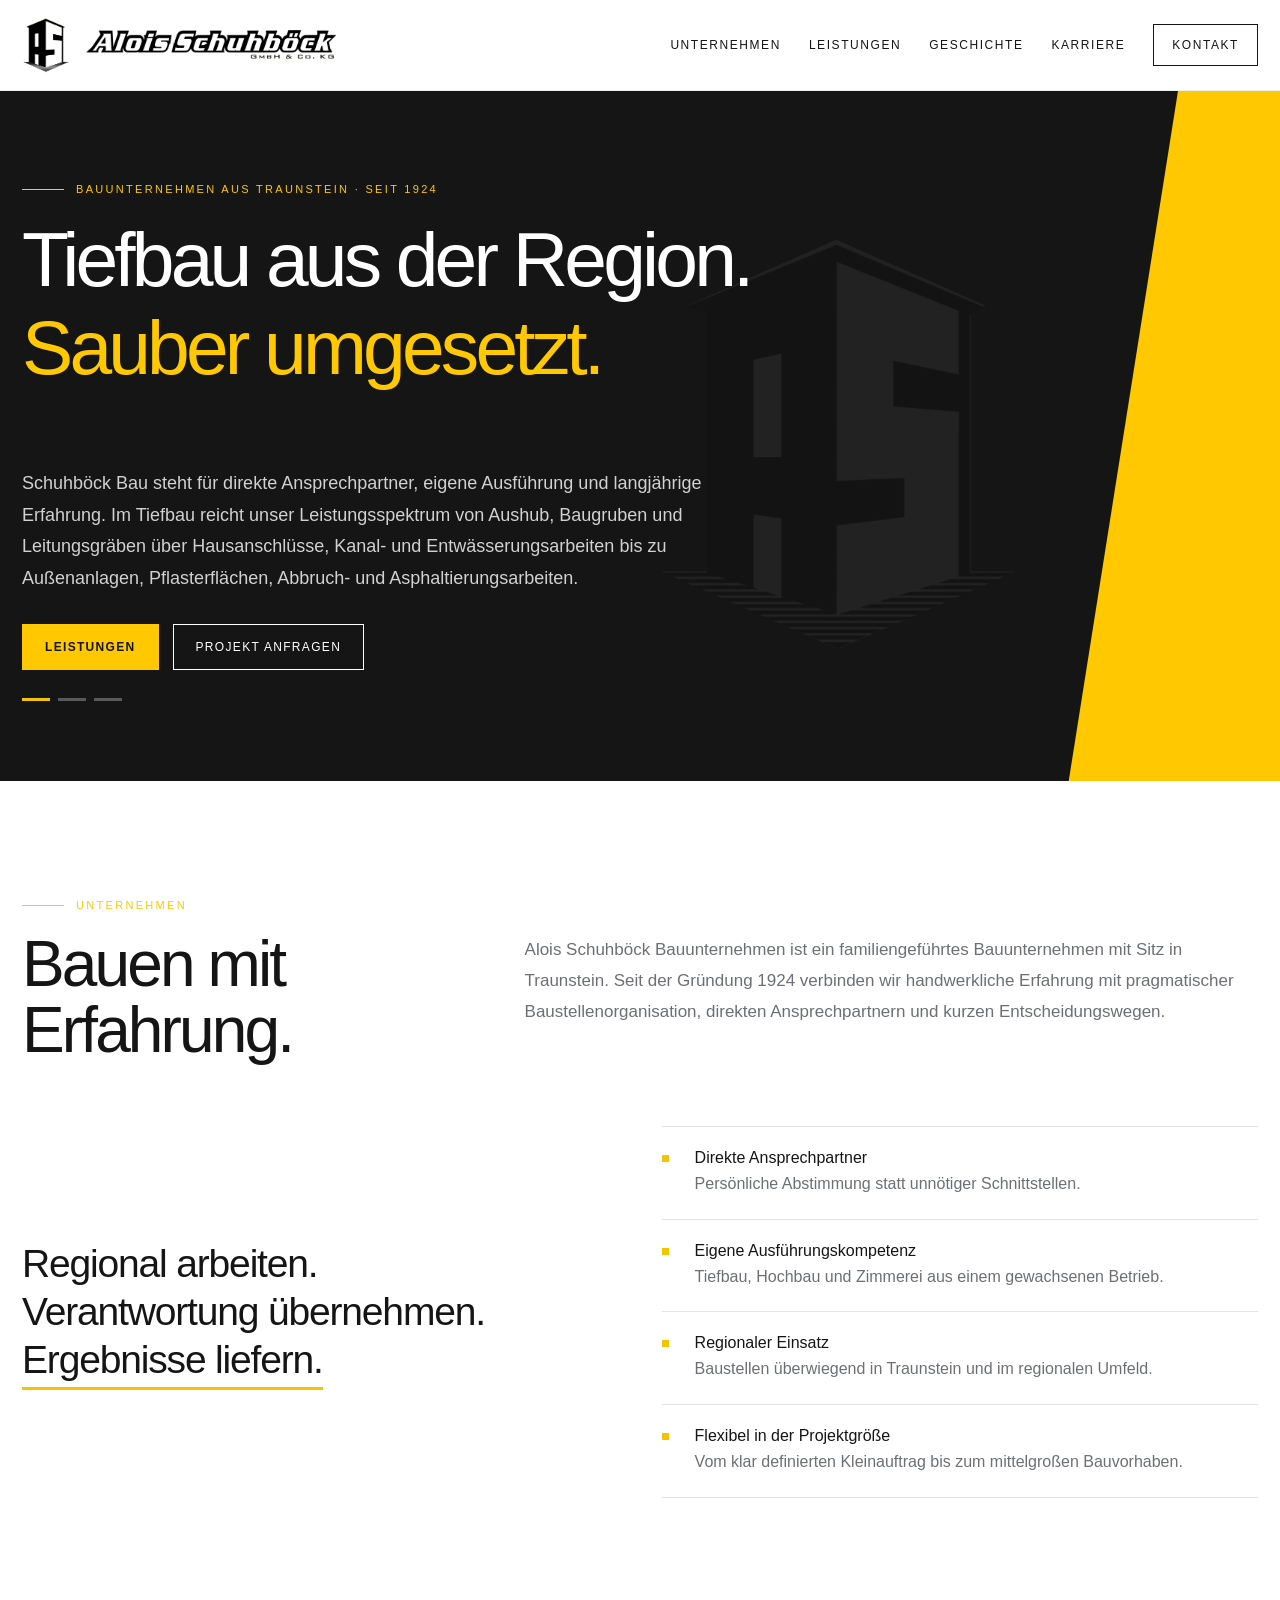
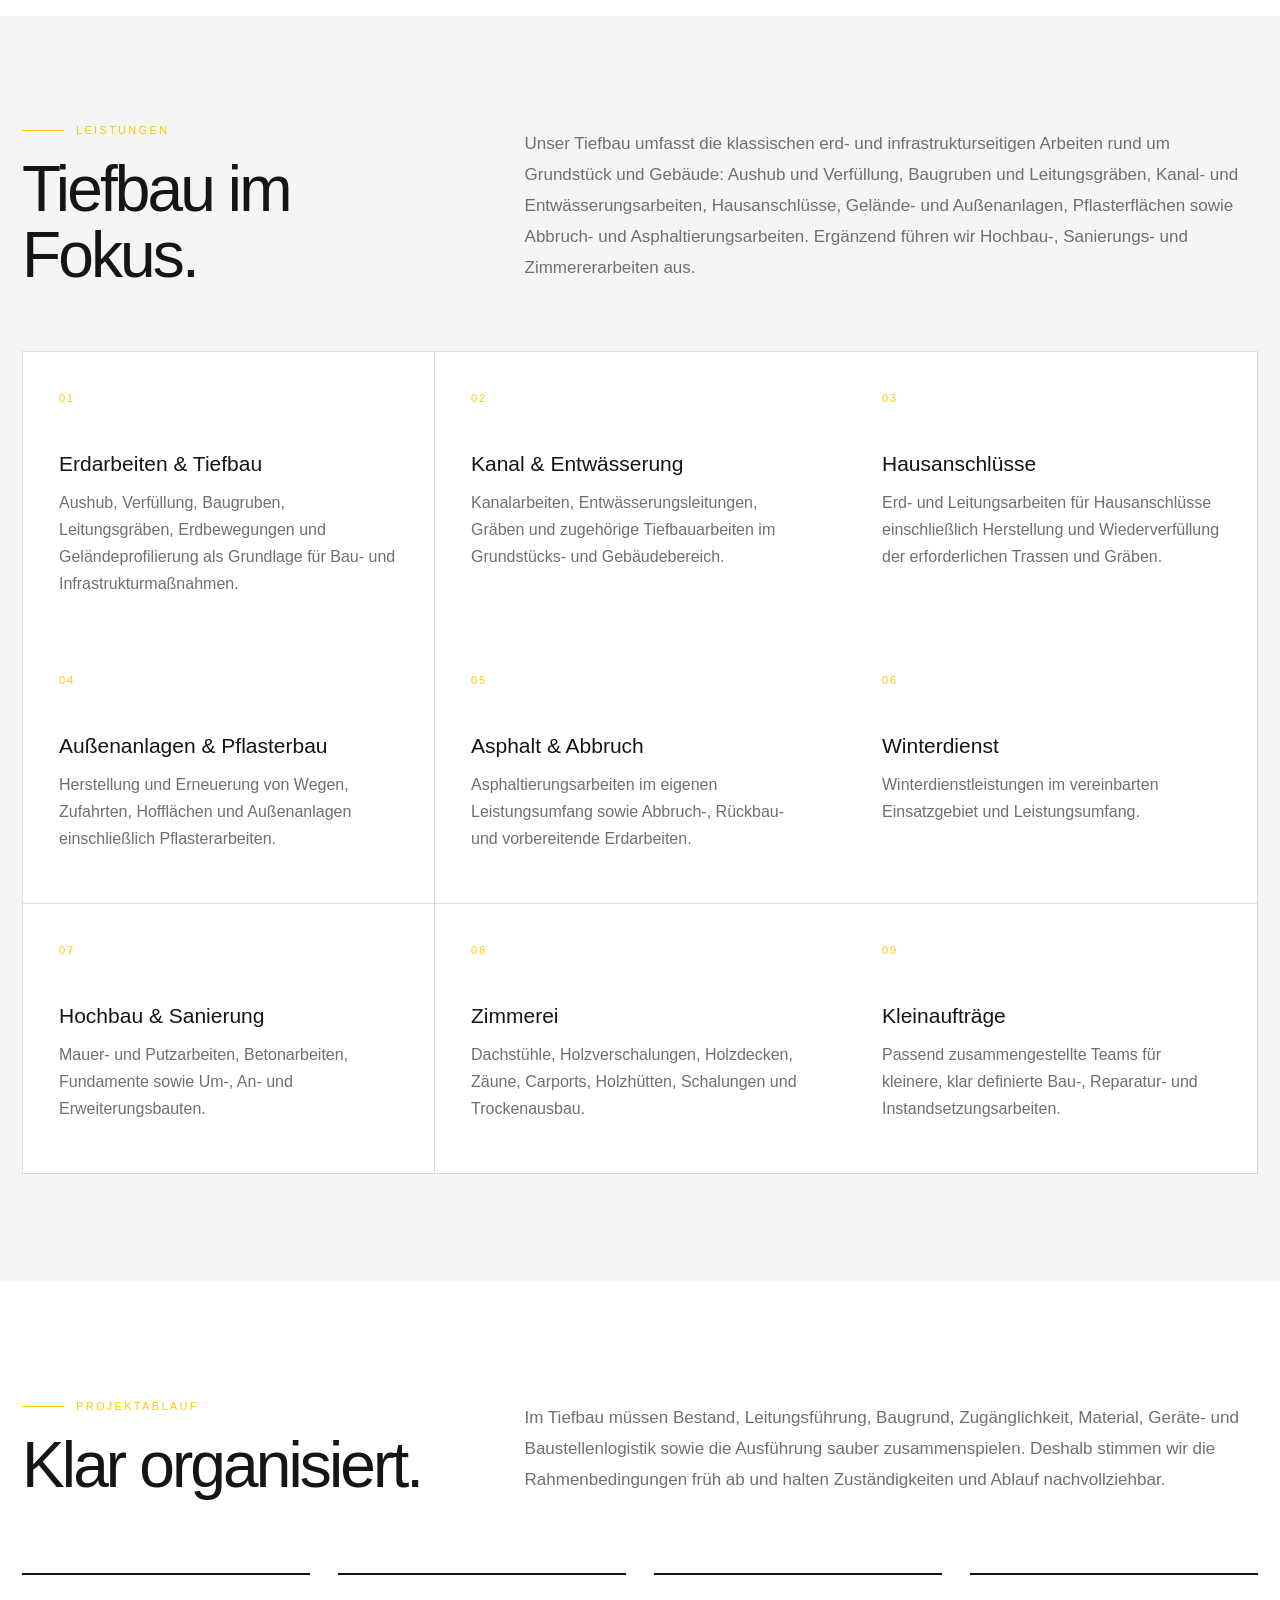
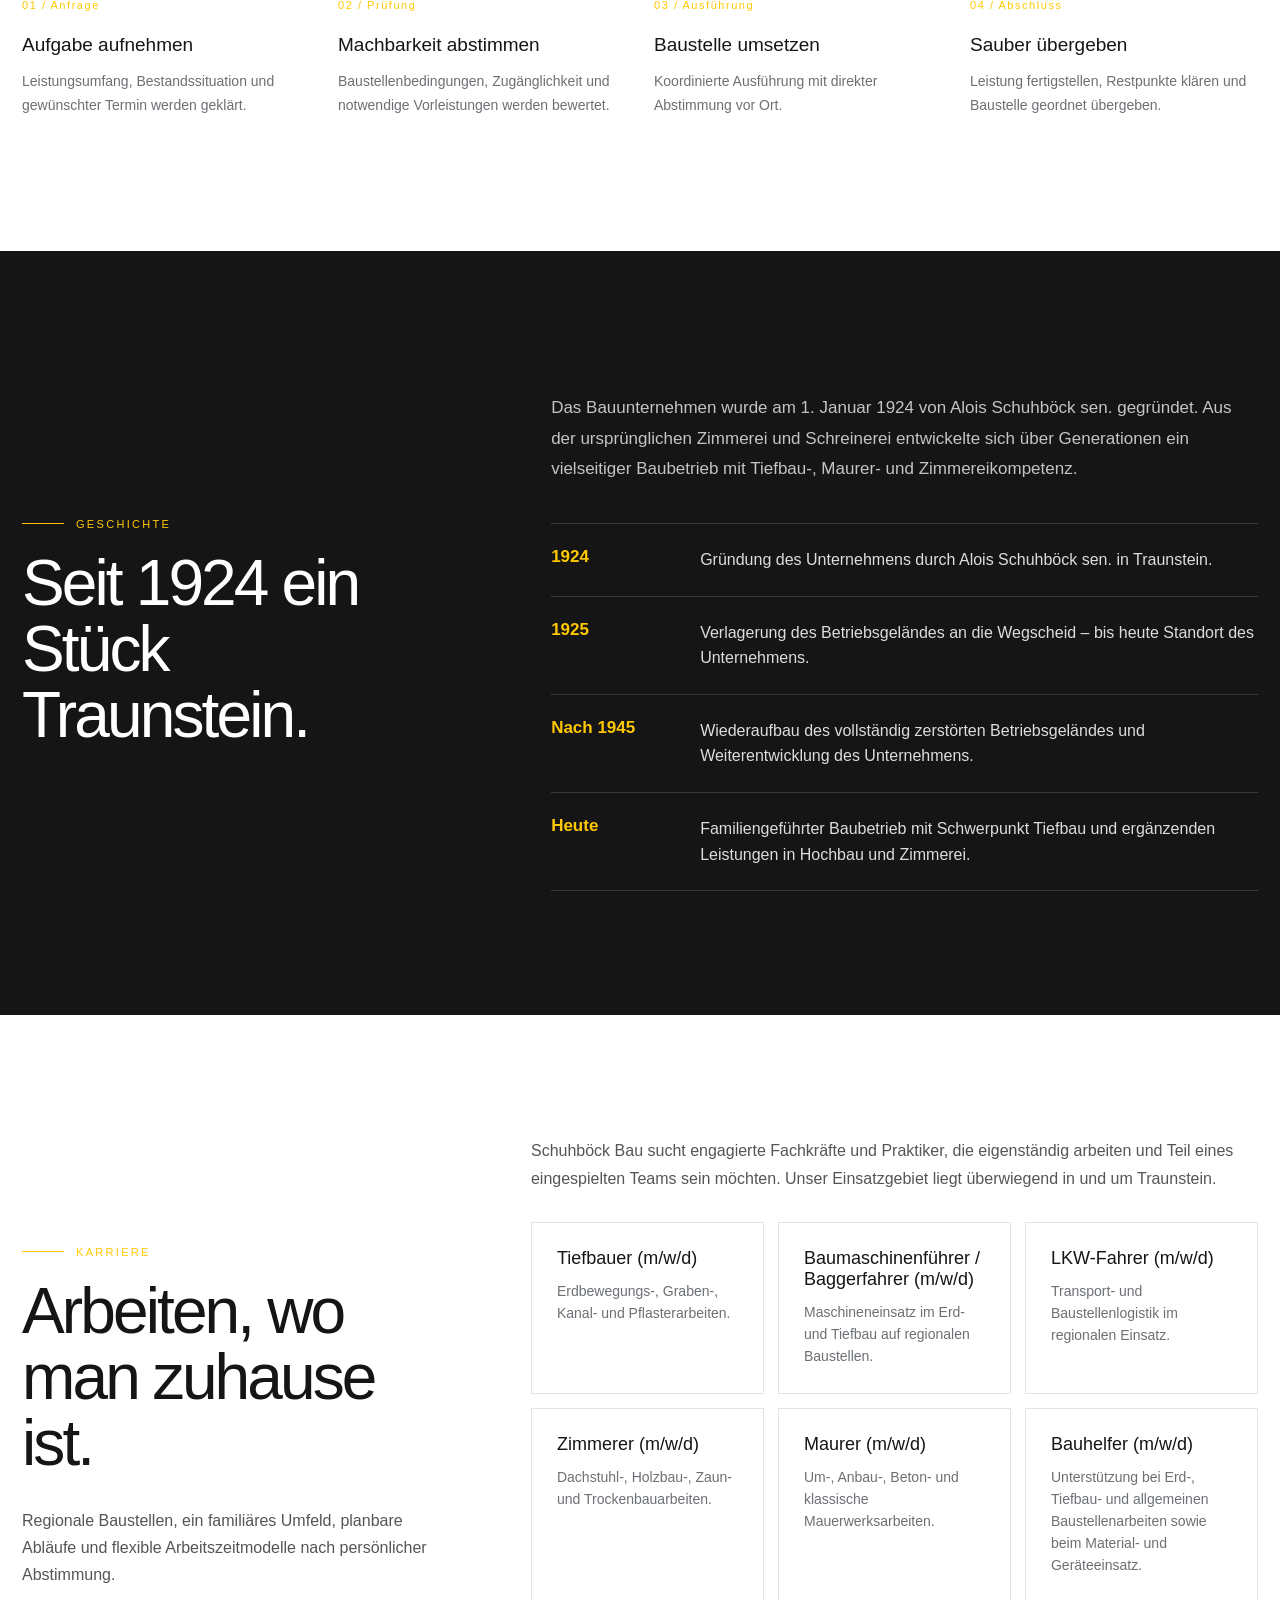
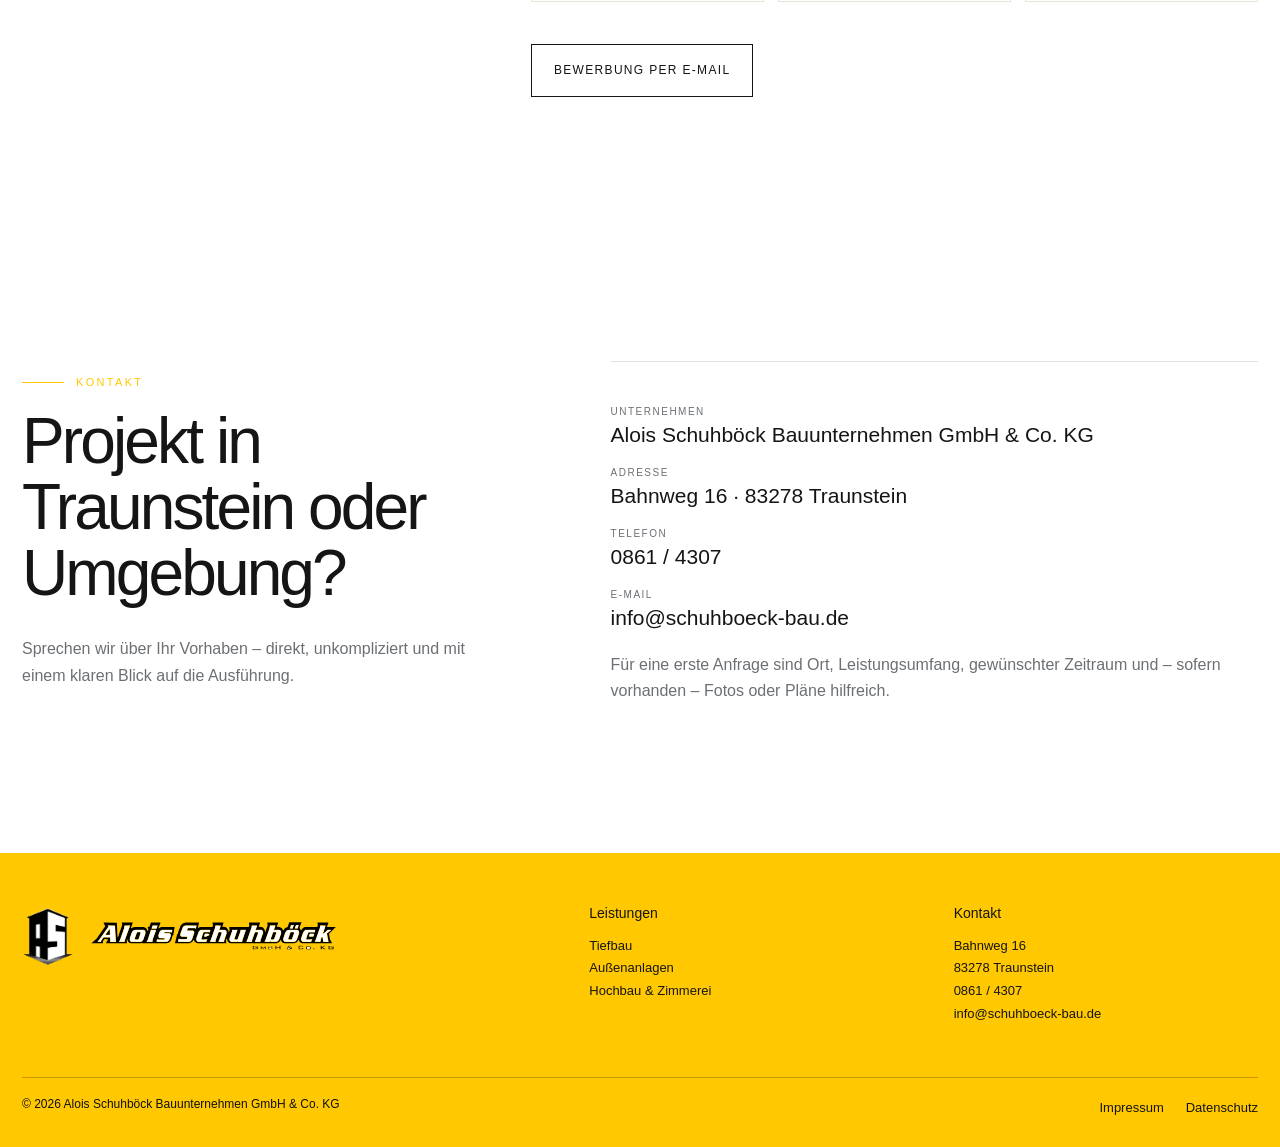
<file: index.html>
<!doctype html>
<html lang="de">
<head>
<meta charset="utf-8">
<meta name="viewport" content="width=device-width,initial-scale=1">
<title>Alois Schuhböck Bauunternehmen | Tiefbau, Hochbau & Zimmerei in Traunstein</title>
<meta name="description" content="Alois Schuhböck Bauunternehmen in Traunstein – Tiefbau, Erdarbeiten, Kanal- und Entwässerungsarbeiten, Hausanschlüsse, Außenanlagen, Pflaster- und Asphaltarbeiten sowie Hochbau, Sanierung und Zimmerei.">
<meta name="robots" content="index,follow">
<link rel="canonical" href="https://www.schuhboeck-bau.de/">
<meta property="og:title" content="Schuhböck Bau | Bauen mit Erfahrung seit 1924">
<meta property="og:description" content="Tiefbau, Hochbau und Zimmerei aus Traunstein – regional, direkt und erfahren.">
<meta property="og:type" content="website">
<meta property="og:url" content="https://www.schuhboeck-bau.de/">
<meta property="og:image" content="https://www.schuhboeck-bau.de/assets/as-mark.png?v=20260828-2">
<meta property="og:image:secure_url" content="https://www.schuhboeck-bau.de/assets/as-mark.png?v=20260828-2">
<meta property="og:image:type" content="image/png">
<meta property="og:image:alt" content="AS – Alois Schuhböck Bauunternehmen">
<meta name="twitter:card" content="summary_large_image">
<meta name="twitter:title" content="Schuhböck Bau | Bauen mit Erfahrung seit 1924">
<meta name="twitter:description" content="Tiefbau, Hochbau und Zimmerei aus Traunstein – regional, direkt und erfahren.">
<meta name="twitter:image" content="https://www.schuhboeck-bau.de/assets/as-mark.png?v=20260828-2">
<link rel="icon" type="image/png" href="assets/favicon.png">
<link rel="stylesheet" href="styles.css">
<style>
.footer-brand::before,.footer-brand::after{display:none!important;content:none!important}.footer-word{display:block!important;visibility:visible!important;opacity:1!important;filter:none!important;width:245px!important;height:auto!important}
</style>
</head>
<body>

<header class="header">
  <div class="wrap nav">
    <a class="brand" href="#top" aria-label="Schuhböck Bau Startseite">
      <img class="brand-mark" src="assets/as-mark.png" alt="">
      <img class="brand-word" src="assets/as-bau-logo.png" alt="Alois Schuhböck GmbH & Co. KG">
    </a>
    <button class="menu-btn" aria-label="Menü öffnen" aria-expanded="false">☰</button>
    <nav class="navlinks">
      <a href="#unternehmen">Unternehmen</a>
      <a href="#leistungen">Leistungen</a>
      <a href="#geschichte">Geschichte</a>
      <a href="#jobs">Karriere</a>
      <a class="nav-cta" href="#kontakt">Kontakt</a>
    </nav>
  </div>
</header>

<main id="top">
<section class="hero">
  <div class="hero-yellow" aria-hidden="true"></div>
  <img class="hero-watermark" src="assets/as-mark.png" alt="" aria-hidden="true">
  <div class="wrap hero-inner">
    <div class="hero-main">
      <div class="eyebrow">Bauunternehmen aus Traunstein · seit 1924</div>

      <div class="hero-title" aria-live="polite">
        <div id="heroPrimary" class="hero-primary">Tiefbau aus der Region.</div>
        <div class="hero-secondary"><span id="typedText"></span><span class="type-cursor" aria-hidden="true"></span></div>
      </div>

      <p class="hero-copy">Schuhböck Bau steht für direkte Ansprechpartner, eigene Ausführung und langjährige Erfahrung. Im Tiefbau reicht unser Leistungsspektrum von Aushub, Baugruben und Leitungsgräben über Hausanschlüsse, Kanal- und Entwässerungsarbeiten bis zu Außenanlagen, Pflasterflächen, Abbruch- und Asphaltierungsarbeiten.</p>

      <div class="actions">
        <a class="btn btn-yellow" href="#leistungen">Leistungen</a>
        <a class="btn btn-ghost" href="#kontakt">Projekt anfragen</a>
      </div>

      <div class="hero-dots" aria-label="Leistungsbereich auswählen">
        <button class="dot is-active" data-slide="0" aria-label="Tiefbau"></button>
        <button class="dot" data-slide="1" aria-label="Hochbau"></button>
        <button class="dot" data-slide="2" aria-label="Zimmerei"></button>
      </div>
    </div>
  </div>
</section>

<section class="section section-balanced" id="unternehmen">
  <div class="wrap">
    <div class="section-head align-middle">
      <div>
        <div class="section-label">Unternehmen</div>
        <h2>Bauen mit Erfahrung.</h2>
      </div>
      <p>Alois Schuhböck Bauunternehmen ist ein familiengeführtes Bauunternehmen mit Sitz in Traunstein. Seit der Gründung 1924 verbinden wir handwerkliche Erfahrung mit pragmatischer Baustellenorganisation, direkten Ansprechpartnern und kurzen Entscheidungswegen.</p>
    </div>
    <div class="split">
      <p class="leadline">Regional arbeiten. Verantwortung übernehmen. <em>Ergebnisse liefern.</em></p>
      <div class="points">
        <div class="point"><i></i><div><b>Direkte Ansprechpartner</b><span>Persönliche Abstimmung statt unnötiger Schnittstellen.</span></div></div>
        <div class="point"><i></i><div><b>Eigene Ausführungskompetenz</b><span>Tiefbau, Hochbau und Zimmerei aus einem gewachsenen Betrieb.</span></div></div>
        <div class="point"><i></i><div><b>Regionaler Einsatz</b><span>Baustellen überwiegend in Traunstein und im regionalen Umfeld.</span></div></div>
        <div class="point"><i></i><div><b>Flexibel in der Projektgröße</b><span>Vom klar definierten Kleinauftrag bis zum mittelgroßen Bauvorhaben.</span></div></div>
      </div>
    </div>
  </div>
</section>

<section class="section soft" id="leistungen">
  <div class="wrap">
    <div class="section-head align-middle">
      <div>
        <div class="section-label">Leistungen</div>
        <h2>Tiefbau im Fokus.</h2>
      </div>
      <p>Unser Tiefbau umfasst die klassischen erd- und infrastrukturseitigen Arbeiten rund um Grundstück und Gebäude: Aushub und Verfüllung, Baugruben und Leitungsgräben, Kanal- und Entwässerungsarbeiten, Hausanschlüsse, Gelände- und Außenanlagen, Pflasterflächen sowie Abbruch- und Asphaltierungsarbeiten. Ergänzend führen wir Hochbau-, Sanierungs- und Zimmererarbeiten aus.</p>
    </div>

    <div class="services">
      <article class="service"><span class="service-no">01</span><h3>Erdarbeiten & Tiefbau</h3><p>Aushub, Verfüllung, Baugruben, Leitungsgräben, Erdbewegungen und Geländeprofilierung als Grundlage für Bau- und Infrastrukturmaßnahmen.</p></article>
      <article class="service"><span class="service-no">02</span><h3>Kanal & Entwässerung</h3><p>Kanalarbeiten, Entwässerungsleitungen, Gräben und zugehörige Tiefbauarbeiten im Grundstücks- und Gebäudebereich.</p></article>
      <article class="service"><span class="service-no">03</span><h3>Hausanschlüsse</h3><p>Erd- und Leitungsarbeiten für Hausanschlüsse einschließlich Herstellung und Wiederverfüllung der erforderlichen Trassen und Gräben.</p></article>
      <article class="service"><span class="service-no">04</span><h3>Außenanlagen & Pflasterbau</h3><p>Herstellung und Erneuerung von Wegen, Zufahrten, Hofflächen und Außenanlagen einschließlich Pflasterarbeiten.</p></article>
      <article class="service"><span class="service-no">05</span><h3>Asphalt & Abbruch</h3><p>Asphaltierungsarbeiten im eigenen Leistungsumfang sowie Abbruch-, Rückbau- und vorbereitende Erdarbeiten.</p></article>
      <article class="service"><span class="service-no">06</span><h3>Winterdienst</h3><p>Winterdienstleistungen im vereinbarten Einsatzgebiet und Leistungsumfang.</p></article>
      <article class="service"><span class="service-no">07</span><h3>Hochbau & Sanierung</h3><p>Mauer- und Putzarbeiten, Betonarbeiten, Fundamente sowie Um-, An- und Erweiterungsbauten.</p></article>
      <article class="service"><span class="service-no">08</span><h3>Zimmerei</h3><p>Dachstühle, Holzverschalungen, Holzdecken, Zäune, Carports, Holzhütten, Schalungen und Trockenausbau.</p></article>
      <article class="service"><span class="service-no">09</span><h3>Kleinaufträge</h3><p>Passend zusammengestellte Teams für kleinere, klar definierte Bau-, Reparatur- und Instandsetzungsarbeiten.</p></article>
    </div>
  </div>
</section>

<section class="section process-section">
  <div class="wrap">
    <div class="section-head align-middle process-head">
      <div>
        <div class="section-label">Projektablauf</div>
        <h2>Klar organisiert.</h2>
      </div>
      <p>Im Tiefbau müssen Bestand, Leitungsführung, Baugrund, Zugänglichkeit, Material, Geräte- und Baustellenlogistik sowie die Ausführung sauber zusammenspielen. Deshalb stimmen wir die Rahmenbedingungen früh ab und halten Zuständigkeiten und Ablauf nachvollziehbar.</p>
    </div>
    <div class="process">
      <div class="step"><small>01 / Anfrage</small><h3>Aufgabe aufnehmen</h3><p>Leistungsumfang, Bestandssituation und gewünschter Termin werden geklärt.</p></div>
      <div class="step"><small>02 / Prüfung</small><h3>Machbarkeit abstimmen</h3><p>Baustellenbedingungen, Zugänglichkeit und notwendige Vorleistungen werden bewertet.</p></div>
      <div class="step"><small>03 / Ausführung</small><h3>Baustelle umsetzen</h3><p>Koordinierte Ausführung mit direkter Abstimmung vor Ort.</p></div>
      <div class="step"><small>04 / Abschluss</small><h3>Sauber übergeben</h3><p>Leistung fertigstellen, Restpunkte klären und Baustelle geordnet übergeben.</p></div>
    </div>
  </div>
</section>

<section class="history" id="geschichte">
  <div class="wrap history-grid">
    <div>
      <div class="section-label">Geschichte</div>
      <h2>Seit 1924 ein Stück Traunstein.</h2>
    </div>
    <div class="history-content">
      <p>Das Bauunternehmen wurde am 1. Januar 1924 von Alois Schuhböck sen. gegründet. Aus der ursprünglichen Zimmerei und Schreinerei entwickelte sich über Generationen ein vielseitiger Baubetrieb mit Tiefbau-, Maurer- und Zimmereikompetenz.</p>
      <div class="timeline">
        <div class="timeline-item"><strong>1924</strong><span>Gründung des Unternehmens durch Alois Schuhböck sen. in Traunstein.</span></div>
        <div class="timeline-item"><strong>1925</strong><span>Verlagerung des Betriebsgeländes an die Wegscheid – bis heute Standort des Unternehmens.</span></div>
        <div class="timeline-item"><strong>Nach 1945</strong><span>Wiederaufbau des vollständig zerstörten Betriebsgeländes und Weiterentwicklung des Unternehmens.</span></div>
        <div class="timeline-item"><strong>Heute</strong><span>Familiengeführter Baubetrieb mit Schwerpunkt Tiefbau und ergänzenden Leistungen in Hochbau und Zimmerei.</span></div>
      </div>
    </div>
  </div>
</section>

<section class="jobs" id="jobs">
  <div class="wrap jobs-grid">
    <div>
      <div class="section-label">Karriere</div>
      <h2>Arbeiten, wo man zuhause ist.</h2>
      <p class="jobs-benefit">Regionale Baustellen, ein familiäres Umfeld, planbare Abläufe und flexible Arbeitszeitmodelle nach persönlicher Abstimmung.</p>
    </div>
    <div class="jobs-content">
      <p>Schuhböck Bau sucht engagierte Fachkräfte und Praktiker, die eigenständig arbeiten und Teil eines eingespielten Teams sein möchten. Unser Einsatzgebiet liegt überwiegend in und um Traunstein.</p>
      <div class="job-cards">
        <div class="job"><h3>Tiefbauer (m/w/d)</h3><p>Erdbewegungs-, Graben-, Kanal- und Pflasterarbeiten.</p></div>
        <div class="job"><h3>Baumaschinenführer / Baggerfahrer (m/w/d)</h3><p>Maschineneinsatz im Erd- und Tiefbau auf regionalen Baustellen.</p></div>
        <div class="job"><h3>LKW-Fahrer (m/w/d)</h3><p>Transport- und Baustellenlogistik im regionalen Einsatz.</p></div>
        <div class="job"><h3>Zimmerer (m/w/d)</h3><p>Dachstuhl-, Holzbau-, Zaun- und Trockenbauarbeiten.</p></div>
        <div class="job"><h3>Maurer (m/w/d)</h3><p>Um-, Anbau-, Beton- und klassische Mauerwerksarbeiten.</p></div>
        <div class="job"><h3>Bauhelfer (m/w/d)</h3><p>Unterstützung bei Erd-, Tiefbau- und allgemeinen Baustellenarbeiten sowie beim Material- und Geräteeinsatz.</p></div>
      </div>
      <p class="job-action"><a class="btn btn-dark" href="mailto:info@schuhboeck-bau.de">Bewerbung per E-Mail</a></p>
    </div>
  </div>
</section>

<section class="contact" id="kontakt">
  <div class="wrap contact-grid">
    <div>
      <div class="section-label">Kontakt</div>
      <h2>Projekt in Traunstein oder Umgebung?</h2>
      <p class="contact-lead">Sprechen wir über Ihr Vorhaben – direkt, unkompliziert und mit einem klaren Blick auf die Ausführung.</p>
    </div>
    <div class="contact-card">
      <small>Unternehmen</small><strong>Alois Schuhböck Bauunternehmen GmbH & Co. KG</strong>
      <small>Adresse</small><strong>Bahnweg 16 · 83278 Traunstein</strong>
      <small>Telefon</small><a href="tel:+498614307">0861 / 4307</a>
      <small>E-Mail</small><a href="mailto:info@schuhboeck-bau.de">info@schuhboeck-bau.de</a>
      <p>Für eine erste Anfrage sind Ort, Leistungsumfang, gewünschter Zeitraum und – sofern vorhanden – Fotos oder Pläne hilfreich.</p>
    </div>
  </div>
</section>
</main>

<footer class="footer">
  <div class="wrap">
    <div class="footer-grid">
      <div class="footer-brand"><img class="footer-mark" src="assets/as-mark.png" alt="AS"><img class="footer-word" src="assets/as-bau-logo-footer-vector.svg" alt="Alois Schuhböck GmbH & Co. KG"></div>
      <div><h4>Leistungen</h4><a href="#leistungen">Tiefbau</a><br><a href="#leistungen">Außenanlagen</a><br><a href="#leistungen">Hochbau & Zimmerei</a></div>
      <div><h4>Kontakt</h4><p>Bahnweg 16<br>83278 Traunstein<br>0861 / 4307<br>info@schuhboeck-bau.de</p></div>
    </div>
    <div class="footer-bottom">
      <span>© <span id="year"></span> Alois Schuhböck Bauunternehmen GmbH & Co. KG</span>
      <div class="footer-links"><a href="impressum.html">Impressum</a><a href="datenschutz.html">Datenschutz</a></div>
    </div>
  </div>
</footer>

<script src="script.js?v=20260828-1"></script>
</body>
</html>
</file>
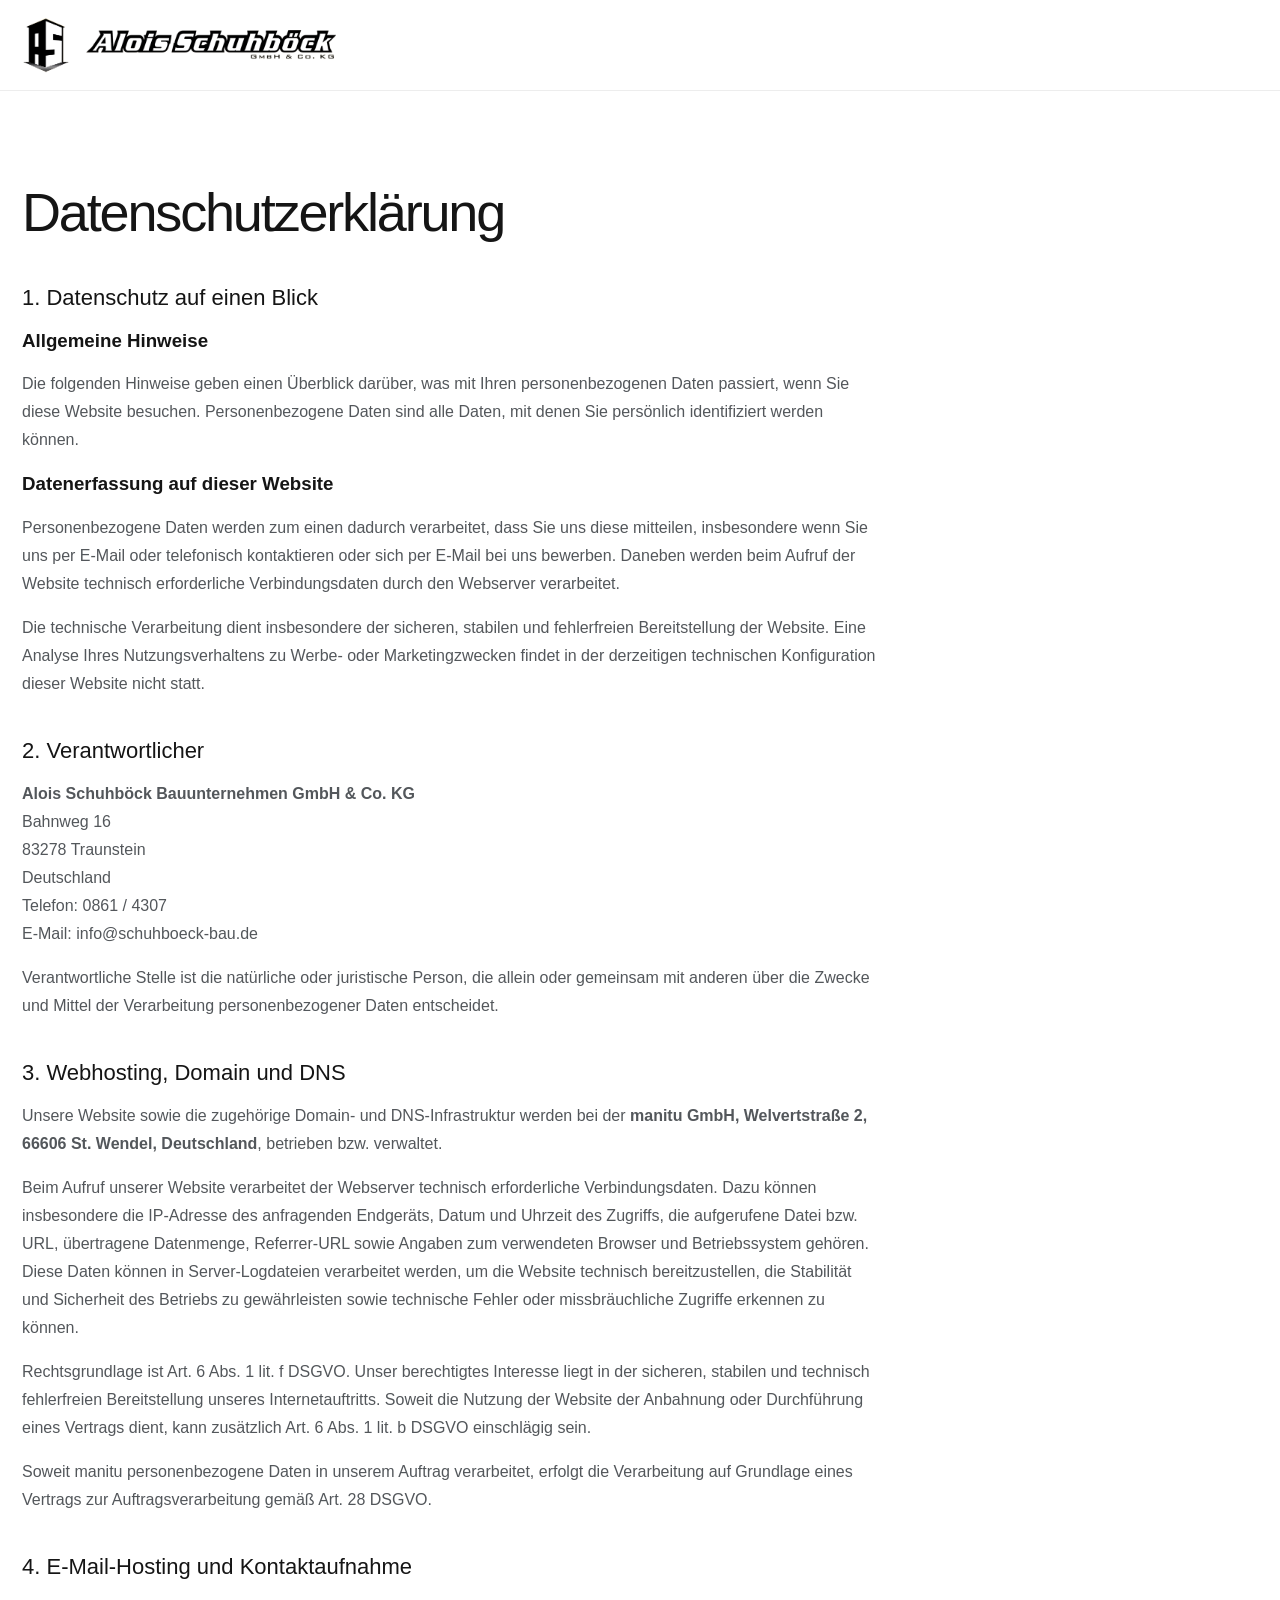
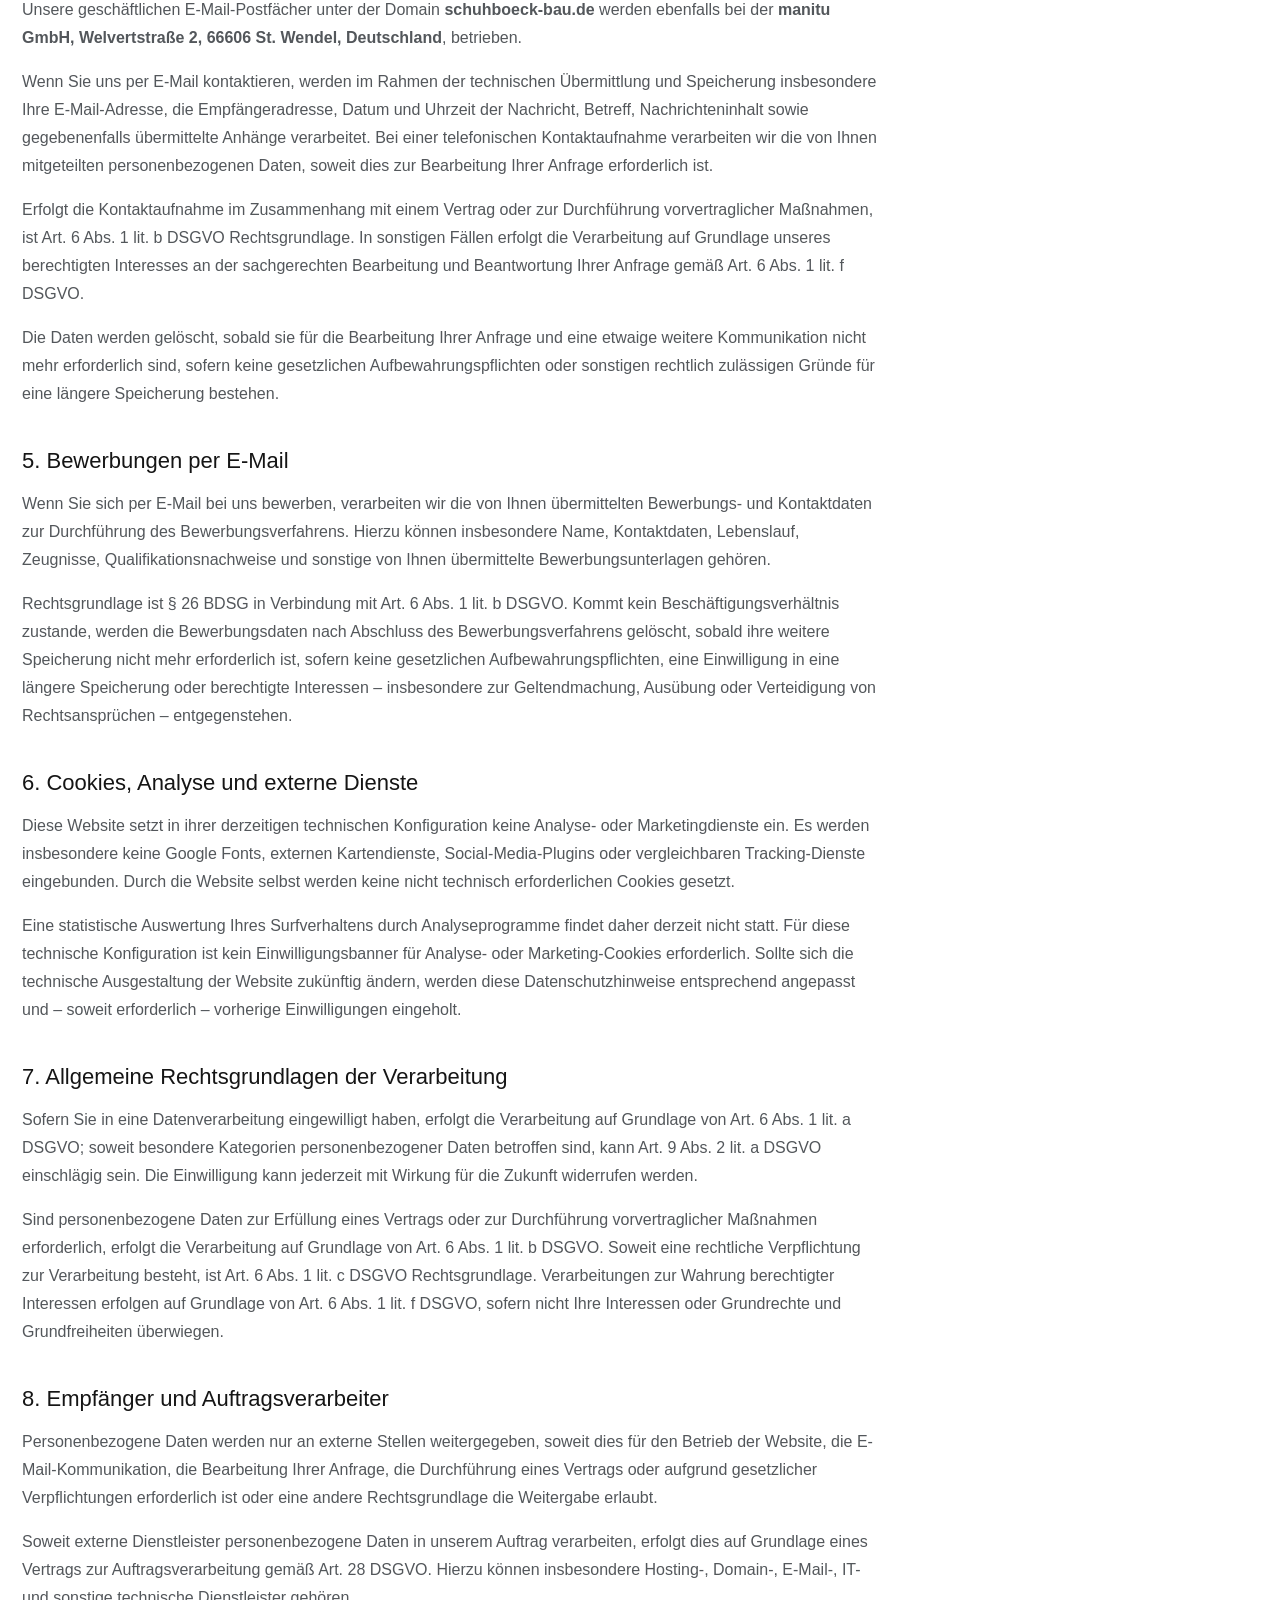
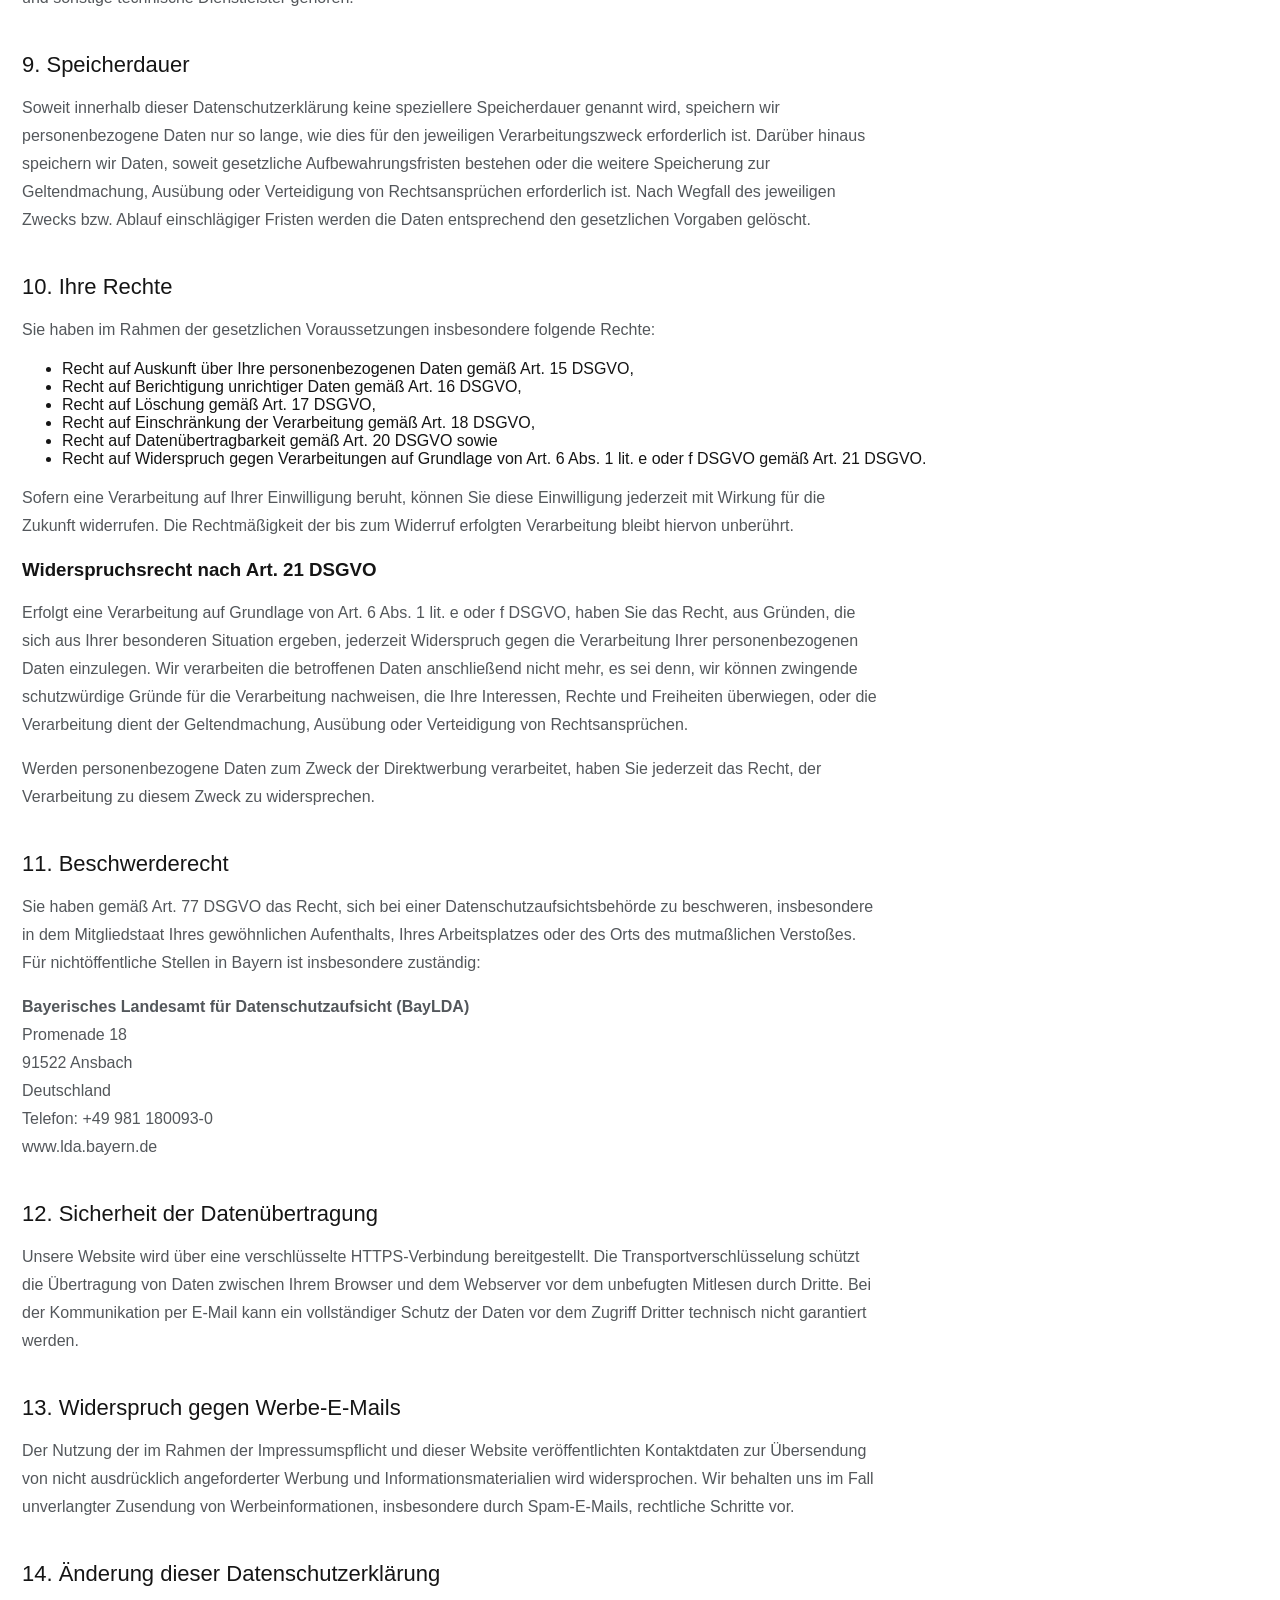
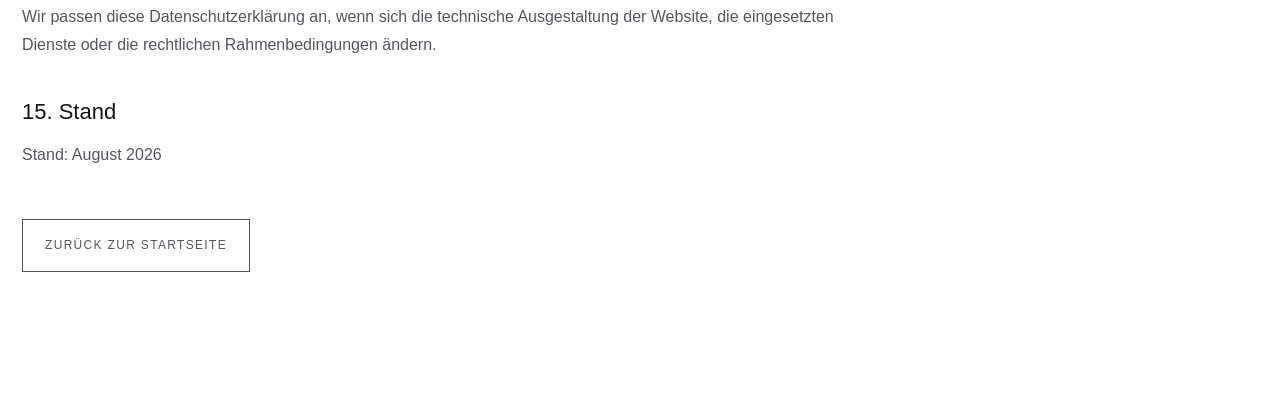
<file: datenschutz.html>
<!doctype html>
<html lang="de">
<head>
<meta charset="utf-8">
<meta name="viewport" content="width=device-width,initial-scale=1">
<title>Datenschutz | Schuhböck Bau</title>
<meta name="robots" content="index,follow">
<link rel="canonical" href="https://www.schuhboeck-bau.de/datenschutz.html">
<link rel="icon" type="image/png" href="assets/favicon.png">
<link rel="stylesheet" href="styles.css">
</head>
<body>
<header class="header"><div class="wrap nav"><a class="brand" href="index.html" aria-label="Zur Startseite"><img class="brand-mark" src="assets/as-mark.png" alt="AS"><img class="brand-word" src="assets/as-bau-logo.png" alt="Alois Schuhböck GmbH & Co. KG"></a></div></header>
<main class="legal"><div class="wrap">
<h1>Datenschutzerklärung</h1>

<h2>1. Datenschutz auf einen Blick</h2>
<h3>Allgemeine Hinweise</h3>
<p>Die folgenden Hinweise geben einen Überblick darüber, was mit Ihren personenbezogenen Daten passiert, wenn Sie diese Website besuchen. Personenbezogene Daten sind alle Daten, mit denen Sie persönlich identifiziert werden können.</p>
<h3>Datenerfassung auf dieser Website</h3>
<p>Personenbezogene Daten werden zum einen dadurch verarbeitet, dass Sie uns diese mitteilen, insbesondere wenn Sie uns per E-Mail oder telefonisch kontaktieren oder sich per E-Mail bei uns bewerben. Daneben werden beim Aufruf der Website technisch erforderliche Verbindungsdaten durch den Webserver verarbeitet.</p>
<p>Die technische Verarbeitung dient insbesondere der sicheren, stabilen und fehlerfreien Bereitstellung der Website. Eine Analyse Ihres Nutzungsverhaltens zu Werbe- oder Marketingzwecken findet in der derzeitigen technischen Konfiguration dieser Website nicht statt.</p>

<h2>2. Verantwortlicher</h2>
<p><strong>Alois Schuhböck Bauunternehmen GmbH &amp; Co. KG</strong><br>Bahnweg 16<br>83278 Traunstein<br>Deutschland<br>Telefon: <a href="tel:+498614307">0861 / 4307</a><br>E-Mail: <a href="mailto:info@schuhboeck-bau.de">info@schuhboeck-bau.de</a></p>
<p>Verantwortliche Stelle ist die natürliche oder juristische Person, die allein oder gemeinsam mit anderen über die Zwecke und Mittel der Verarbeitung personenbezogener Daten entscheidet.</p>

<h2>3. Webhosting, Domain und DNS</h2>
<p>Unsere Website sowie die zugehörige Domain- und DNS-Infrastruktur werden bei der <strong>manitu GmbH, Welvertstraße 2, 66606 St. Wendel, Deutschland</strong>, betrieben bzw. verwaltet.</p>
<p>Beim Aufruf unserer Website verarbeitet der Webserver technisch erforderliche Verbindungsdaten. Dazu können insbesondere die IP-Adresse des anfragenden Endgeräts, Datum und Uhrzeit des Zugriffs, die aufgerufene Datei bzw. URL, übertragene Datenmenge, Referrer-URL sowie Angaben zum verwendeten Browser und Betriebssystem gehören. Diese Daten können in Server-Logdateien verarbeitet werden, um die Website technisch bereitzustellen, die Stabilität und Sicherheit des Betriebs zu gewährleisten sowie technische Fehler oder missbräuchliche Zugriffe erkennen zu können.</p>
<p>Rechtsgrundlage ist Art. 6 Abs. 1 lit. f DSGVO. Unser berechtigtes Interesse liegt in der sicheren, stabilen und technisch fehlerfreien Bereitstellung unseres Internetauftritts. Soweit die Nutzung der Website der Anbahnung oder Durchführung eines Vertrags dient, kann zusätzlich Art. 6 Abs. 1 lit. b DSGVO einschlägig sein.</p>
<p>Soweit manitu personenbezogene Daten in unserem Auftrag verarbeitet, erfolgt die Verarbeitung auf Grundlage eines Vertrags zur Auftragsverarbeitung gemäß Art. 28 DSGVO.</p>

<h2>4. E-Mail-Hosting und Kontaktaufnahme</h2>
<p>Unsere geschäftlichen E-Mail-Postfächer unter der Domain <strong>schuhboeck-bau.de</strong> werden ebenfalls bei der <strong>manitu GmbH, Welvertstraße 2, 66606 St. Wendel, Deutschland</strong>, betrieben.</p>
<p>Wenn Sie uns per E-Mail kontaktieren, werden im Rahmen der technischen Übermittlung und Speicherung insbesondere Ihre E-Mail-Adresse, die Empfängeradresse, Datum und Uhrzeit der Nachricht, Betreff, Nachrichteninhalt sowie gegebenenfalls übermittelte Anhänge verarbeitet. Bei einer telefonischen Kontaktaufnahme verarbeiten wir die von Ihnen mitgeteilten personenbezogenen Daten, soweit dies zur Bearbeitung Ihrer Anfrage erforderlich ist.</p>
<p>Erfolgt die Kontaktaufnahme im Zusammenhang mit einem Vertrag oder zur Durchführung vorvertraglicher Maßnahmen, ist Art. 6 Abs. 1 lit. b DSGVO Rechtsgrundlage. In sonstigen Fällen erfolgt die Verarbeitung auf Grundlage unseres berechtigten Interesses an der sachgerechten Bearbeitung und Beantwortung Ihrer Anfrage gemäß Art. 6 Abs. 1 lit. f DSGVO.</p>
<p>Die Daten werden gelöscht, sobald sie für die Bearbeitung Ihrer Anfrage und eine etwaige weitere Kommunikation nicht mehr erforderlich sind, sofern keine gesetzlichen Aufbewahrungspflichten oder sonstigen rechtlich zulässigen Gründe für eine längere Speicherung bestehen.</p>

<h2>5. Bewerbungen per E-Mail</h2>
<p>Wenn Sie sich per E-Mail bei uns bewerben, verarbeiten wir die von Ihnen übermittelten Bewerbungs- und Kontaktdaten zur Durchführung des Bewerbungsverfahrens. Hierzu können insbesondere Name, Kontaktdaten, Lebenslauf, Zeugnisse, Qualifikationsnachweise und sonstige von Ihnen übermittelte Bewerbungsunterlagen gehören.</p>
<p>Rechtsgrundlage ist § 26 BDSG in Verbindung mit Art. 6 Abs. 1 lit. b DSGVO. Kommt kein Beschäftigungsverhältnis zustande, werden die Bewerbungsdaten nach Abschluss des Bewerbungsverfahrens gelöscht, sobald ihre weitere Speicherung nicht mehr erforderlich ist, sofern keine gesetzlichen Aufbewahrungspflichten, eine Einwilligung in eine längere Speicherung oder berechtigte Interessen – insbesondere zur Geltendmachung, Ausübung oder Verteidigung von Rechtsansprüchen – entgegenstehen.</p>

<h2>6. Cookies, Analyse und externe Dienste</h2>
<p>Diese Website setzt in ihrer derzeitigen technischen Konfiguration keine Analyse- oder Marketingdienste ein. Es werden insbesondere keine Google Fonts, externen Kartendienste, Social-Media-Plugins oder vergleichbaren Tracking-Dienste eingebunden. Durch die Website selbst werden keine nicht technisch erforderlichen Cookies gesetzt.</p>
<p>Eine statistische Auswertung Ihres Surfverhaltens durch Analyseprogramme findet daher derzeit nicht statt. Für diese technische Konfiguration ist kein Einwilligungsbanner für Analyse- oder Marketing-Cookies erforderlich. Sollte sich die technische Ausgestaltung der Website zukünftig ändern, werden diese Datenschutzhinweise entsprechend angepasst und – soweit erforderlich – vorherige Einwilligungen eingeholt.</p>

<h2>7. Allgemeine Rechtsgrundlagen der Verarbeitung</h2>
<p>Sofern Sie in eine Datenverarbeitung eingewilligt haben, erfolgt die Verarbeitung auf Grundlage von Art. 6 Abs. 1 lit. a DSGVO; soweit besondere Kategorien personenbezogener Daten betroffen sind, kann Art. 9 Abs. 2 lit. a DSGVO einschlägig sein. Die Einwilligung kann jederzeit mit Wirkung für die Zukunft widerrufen werden.</p>
<p>Sind personenbezogene Daten zur Erfüllung eines Vertrags oder zur Durchführung vorvertraglicher Maßnahmen erforderlich, erfolgt die Verarbeitung auf Grundlage von Art. 6 Abs. 1 lit. b DSGVO. Soweit eine rechtliche Verpflichtung zur Verarbeitung besteht, ist Art. 6 Abs. 1 lit. c DSGVO Rechtsgrundlage. Verarbeitungen zur Wahrung berechtigter Interessen erfolgen auf Grundlage von Art. 6 Abs. 1 lit. f DSGVO, sofern nicht Ihre Interessen oder Grundrechte und Grundfreiheiten überwiegen.</p>

<h2>8. Empfänger und Auftragsverarbeiter</h2>
<p>Personenbezogene Daten werden nur an externe Stellen weitergegeben, soweit dies für den Betrieb der Website, die E-Mail-Kommunikation, die Bearbeitung Ihrer Anfrage, die Durchführung eines Vertrags oder aufgrund gesetzlicher Verpflichtungen erforderlich ist oder eine andere Rechtsgrundlage die Weitergabe erlaubt.</p>
<p>Soweit externe Dienstleister personenbezogene Daten in unserem Auftrag verarbeiten, erfolgt dies auf Grundlage eines Vertrags zur Auftragsverarbeitung gemäß Art. 28 DSGVO. Hierzu können insbesondere Hosting-, Domain-, E-Mail-, IT- und sonstige technische Dienstleister gehören.</p>

<h2>9. Speicherdauer</h2>
<p>Soweit innerhalb dieser Datenschutzerklärung keine speziellere Speicherdauer genannt wird, speichern wir personenbezogene Daten nur so lange, wie dies für den jeweiligen Verarbeitungszweck erforderlich ist. Darüber hinaus speichern wir Daten, soweit gesetzliche Aufbewahrungsfristen bestehen oder die weitere Speicherung zur Geltendmachung, Ausübung oder Verteidigung von Rechtsansprüchen erforderlich ist. Nach Wegfall des jeweiligen Zwecks bzw. Ablauf einschlägiger Fristen werden die Daten entsprechend den gesetzlichen Vorgaben gelöscht.</p>

<h2>10. Ihre Rechte</h2>
<p>Sie haben im Rahmen der gesetzlichen Voraussetzungen insbesondere folgende Rechte:</p>
<ul>
<li>Recht auf Auskunft über Ihre personenbezogenen Daten gemäß Art. 15 DSGVO,</li>
<li>Recht auf Berichtigung unrichtiger Daten gemäß Art. 16 DSGVO,</li>
<li>Recht auf Löschung gemäß Art. 17 DSGVO,</li>
<li>Recht auf Einschränkung der Verarbeitung gemäß Art. 18 DSGVO,</li>
<li>Recht auf Datenübertragbarkeit gemäß Art. 20 DSGVO sowie</li>
<li>Recht auf Widerspruch gegen Verarbeitungen auf Grundlage von Art. 6 Abs. 1 lit. e oder f DSGVO gemäß Art. 21 DSGVO.</li>
</ul>
<p>Sofern eine Verarbeitung auf Ihrer Einwilligung beruht, können Sie diese Einwilligung jederzeit mit Wirkung für die Zukunft widerrufen. Die Rechtmäßigkeit der bis zum Widerruf erfolgten Verarbeitung bleibt hiervon unberührt.</p>

<h3>Widerspruchsrecht nach Art. 21 DSGVO</h3>
<p>Erfolgt eine Verarbeitung auf Grundlage von Art. 6 Abs. 1 lit. e oder f DSGVO, haben Sie das Recht, aus Gründen, die sich aus Ihrer besonderen Situation ergeben, jederzeit Widerspruch gegen die Verarbeitung Ihrer personenbezogenen Daten einzulegen. Wir verarbeiten die betroffenen Daten anschließend nicht mehr, es sei denn, wir können zwingende schutzwürdige Gründe für die Verarbeitung nachweisen, die Ihre Interessen, Rechte und Freiheiten überwiegen, oder die Verarbeitung dient der Geltendmachung, Ausübung oder Verteidigung von Rechtsansprüchen.</p>
<p>Werden personenbezogene Daten zum Zweck der Direktwerbung verarbeitet, haben Sie jederzeit das Recht, der Verarbeitung zu diesem Zweck zu widersprechen.</p>

<h2>11. Beschwerderecht</h2>
<p>Sie haben gemäß Art. 77 DSGVO das Recht, sich bei einer Datenschutzaufsichtsbehörde zu beschweren, insbesondere in dem Mitgliedstaat Ihres gewöhnlichen Aufenthalts, Ihres Arbeitsplatzes oder des Orts des mutmaßlichen Verstoßes. Für nichtöffentliche Stellen in Bayern ist insbesondere zuständig:</p>
<p><strong>Bayerisches Landesamt für Datenschutzaufsicht (BayLDA)</strong><br>Promenade 18<br>91522 Ansbach<br>Deutschland<br>Telefon: +49 981 180093-0<br><a href="https://www.lda.bayern.de/" rel="noopener noreferrer">www.lda.bayern.de</a></p>

<h2>12. Sicherheit der Datenübertragung</h2>
<p>Unsere Website wird über eine verschlüsselte HTTPS-Verbindung bereitgestellt. Die Transportverschlüsselung schützt die Übertragung von Daten zwischen Ihrem Browser und dem Webserver vor dem unbefugten Mitlesen durch Dritte. Bei der Kommunikation per E-Mail kann ein vollständiger Schutz der Daten vor dem Zugriff Dritter technisch nicht garantiert werden.</p>

<h2>13. Widerspruch gegen Werbe-E-Mails</h2>
<p>Der Nutzung der im Rahmen der Impressumspflicht und dieser Website veröffentlichten Kontaktdaten zur Übersendung von nicht ausdrücklich angeforderter Werbung und Informationsmaterialien wird widersprochen. Wir behalten uns im Fall unverlangter Zusendung von Werbeinformationen, insbesondere durch Spam-E-Mails, rechtliche Schritte vor.</p>

<h2>14. Änderung dieser Datenschutzerklärung</h2>
<p>Wir passen diese Datenschutzerklärung an, wenn sich die technische Ausgestaltung der Website, die eingesetzten Dienste oder die rechtlichen Rahmenbedingungen ändern.</p>

<h2>15. Stand</h2>
<p>Stand: August 2026</p>

<p style="margin-top:50px"><a class="btn" href="index.html">Zurück zur Startseite</a></p>
</div></main>
</body>
</html>
</file>
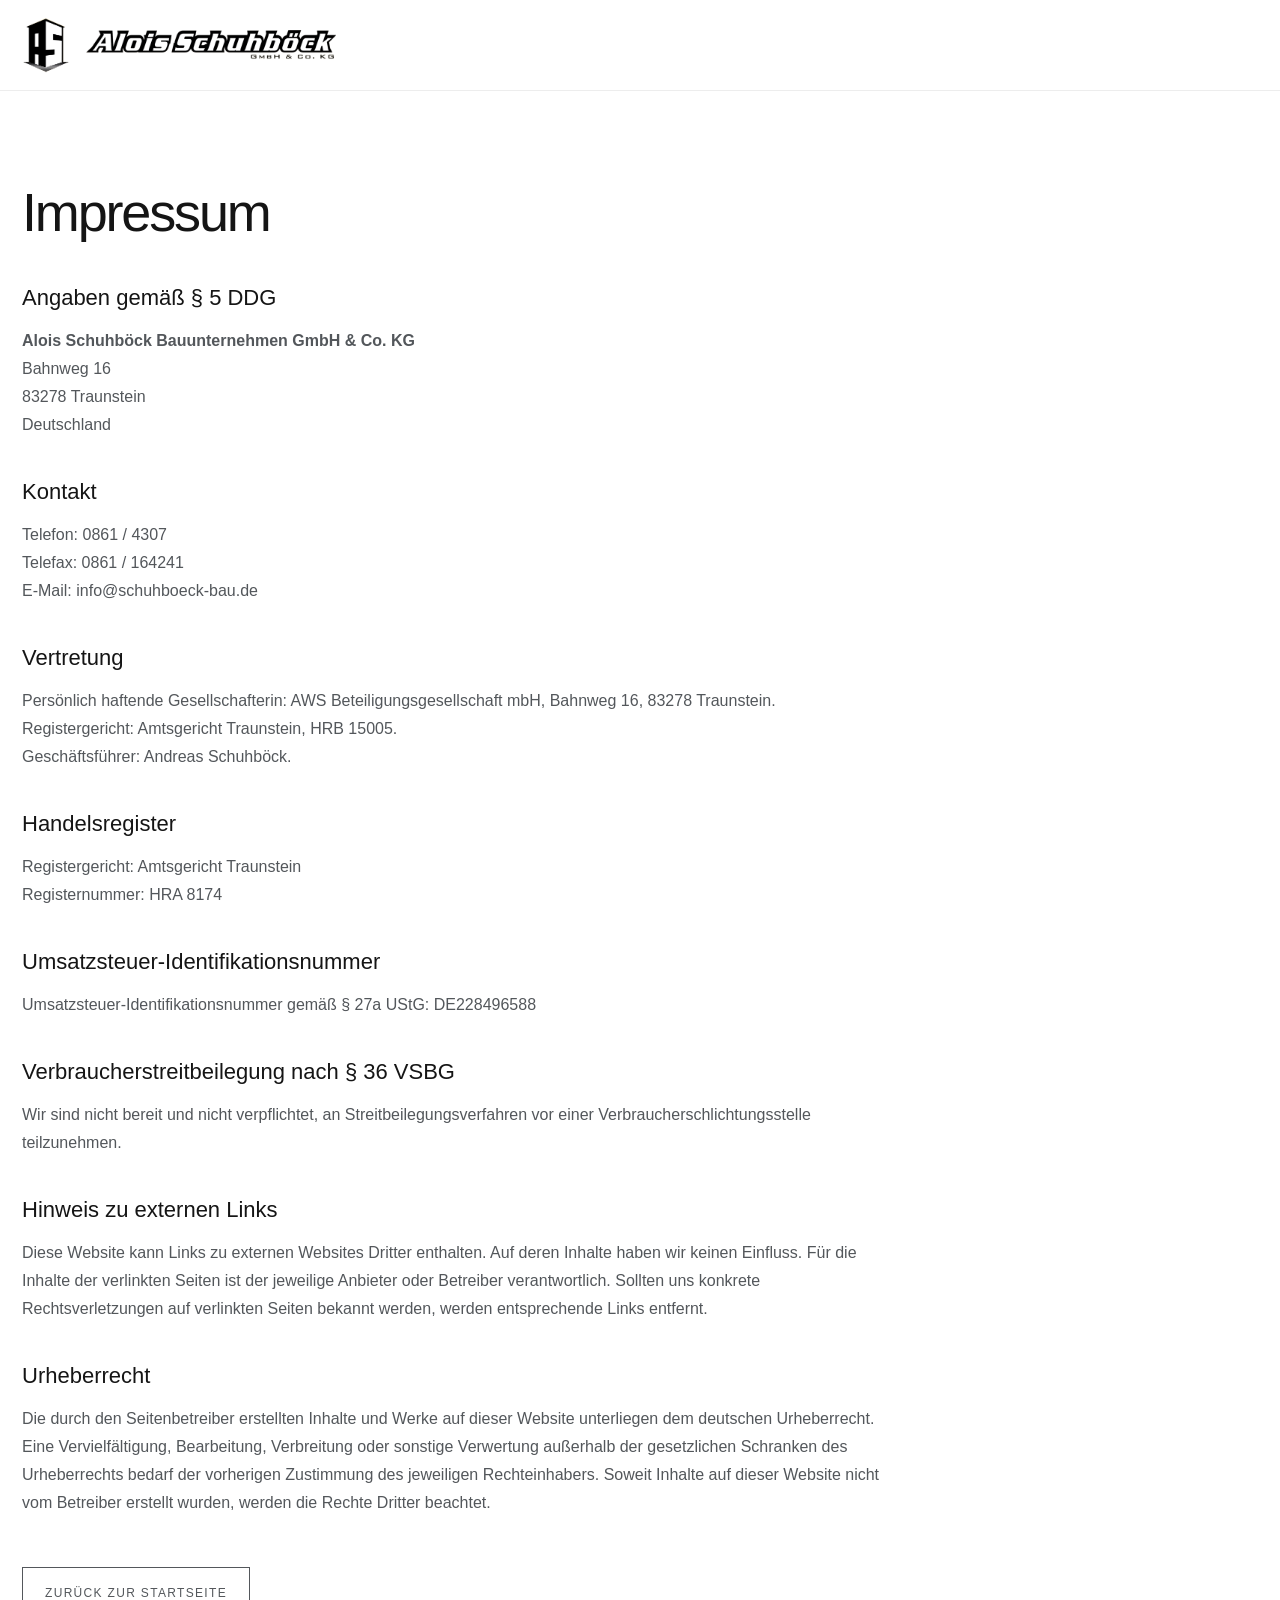
<file: impressum.html>
<!doctype html>
<html lang="de">
<head>
<meta charset="utf-8">
<meta name="viewport" content="width=device-width,initial-scale=1">
<title>Impressum | Schuhböck Bau</title>
<meta name="robots" content="index,follow">
<link rel="canonical" href="https://www.schuhboeck-bau.de/impressum.html">
<link rel="icon" type="image/png" href="assets/favicon.png">
<link rel="stylesheet" href="styles.css">
</head>
<body>
<header class="header"><div class="wrap nav"><a class="brand" href="index.html" aria-label="Zur Startseite"><img class="brand-mark" src="assets/as-mark.png" alt="AS"><img class="brand-word" src="assets/as-bau-logo.png" alt="Alois Schuhböck GmbH & Co. KG"></a></div></header>
<main class="legal"><div class="wrap">
<h1>Impressum</h1>

<h2>Angaben gemäß § 5 DDG</h2>
<p><strong>Alois Schuhböck Bauunternehmen GmbH &amp; Co. KG</strong><br>Bahnweg 16<br>83278 Traunstein<br>Deutschland</p>

<h2>Kontakt</h2>
<p>Telefon: <a href="tel:+498614307">0861 / 4307</a><br>Telefax: 0861 / 164241<br>E-Mail: <a href="mailto:info@schuhboeck-bau.de">info@schuhboeck-bau.de</a></p>

<h2>Vertretung</h2>
<p>Persönlich haftende Gesellschafterin: AWS Beteiligungsgesellschaft mbH, Bahnweg 16, 83278 Traunstein.<br>Registergericht: Amtsgericht Traunstein, HRB 15005.<br>Geschäftsführer: Andreas Schuhböck.</p>

<h2>Handelsregister</h2>
<p>Registergericht: Amtsgericht Traunstein<br>Registernummer: HRA 8174</p>

<h2>Umsatzsteuer-Identifikationsnummer</h2>
<p>Umsatzsteuer-Identifikationsnummer gemäß § 27a UStG: DE228496588</p>

<h2>Verbraucherstreitbeilegung nach § 36 VSBG</h2>
<p>Wir sind nicht bereit und nicht verpflichtet, an Streitbeilegungsverfahren vor einer Verbraucherschlichtungsstelle teilzunehmen.</p>

<h2>Hinweis zu externen Links</h2>
<p>Diese Website kann Links zu externen Websites Dritter enthalten. Auf deren Inhalte haben wir keinen Einfluss. Für die Inhalte der verlinkten Seiten ist der jeweilige Anbieter oder Betreiber verantwortlich. Sollten uns konkrete Rechtsverletzungen auf verlinkten Seiten bekannt werden, werden entsprechende Links entfernt.</p>

<h2>Urheberrecht</h2>
<p>Die durch den Seitenbetreiber erstellten Inhalte und Werke auf dieser Website unterliegen dem deutschen Urheberrecht. Eine Vervielfältigung, Bearbeitung, Verbreitung oder sonstige Verwertung außerhalb der gesetzlichen Schranken des Urheberrechts bedarf der vorherigen Zustimmung des jeweiligen Rechteinhabers. Soweit Inhalte auf dieser Website nicht vom Betreiber erstellt wurden, werden die Rechte Dritter beachtet.</p>

<p style="margin-top:50px"><a class="btn" href="index.html">Zurück zur Startseite</a></p>
</div></main>
</body>
</html>
</file>
<file: styles.css>
:root{--ink:#151515;--ink2:#242424;--muted:#6c7074;--line:#e2e3e4;--soft:#f5f5f3;--yellow:#f4c400;--yellow-dark:#b99200;--white:#fff;--max:1240px}*{box-sizing:border-box}html{scroll-behavior:smooth}body{margin:0;background:#fff;color:var(--ink);font-family:Arial,Helvetica,sans-serif;-webkit-font-smoothing:antialiased}a{color:inherit;text-decoration:none}img{display:block;max-width:100%}.wrap{width:min(calc(100% - 44px),var(--max));margin:0 auto}.header{position:sticky;top:0;z-index:50;background:rgba(255,255,255,.97);border-bottom:1px solid rgba(0,0,0,.07);backdrop-filter:blur(10px)}.nav{height:90px;display:flex;align-items:center;justify-content:space-between;gap:30px}.brand{display:flex;align-items:center;gap:16px}.brand-mark{width:58px;height:68px;object-fit:contain}.brand-word{width:255px;height:auto}.navlinks{display:flex;align-items:center;gap:28px;font-size:12px;text-transform:uppercase;letter-spacing:.13em}.navlinks a:hover{color:var(--yellow-dark)}.nav-cta{padding:13px 18px;border:1px solid var(--ink)}.nav-cta:hover{background:var(--ink);color:#fff}.menu-btn{display:none;border:0;background:none;font-size:28px}.hero{position:relative;overflow:hidden;background:var(--ink);min-height:670px;color:#fff}.hero-yellow{position:absolute;z-index:0;right:-12%;top:0;width:27%;height:100%;background:var(--yellow);transform:skewX(-12deg);transform-origin:top}.hero-watermark{position:absolute;z-index:0;right:19%;top:50%;width:min(36vw,540px);transform:translateY(-48%);opacity:.045;filter:grayscale(1)}.hero-inner{position:relative;z-index:2;min-height:670px;display:flex;align-items:center}.hero-main{width:min(760px,70%);padding:70px 0 62px}.eyebrow,.section-label{display:flex;align-items:center;gap:12px;font-size:11px;text-transform:uppercase;letter-spacing:.21em}.eyebrow{color:var(--yellow);margin-bottom:25px}.eyebrow:before,.section-label:before{content:"";width:42px;height:1px;background:currentColor}.section-label{color:var(--yellow-dark);margin-bottom:21px}.hero-rotator{position:relative;height:205px}.hero-slide{position:absolute;inset:0;opacity:0;transform:translateY(18px);transition:opacity .7s ease,transform .7s ease;pointer-events:none}.hero-slide.is-active{opacity:1;transform:none}.hero h1{font-size:clamp(55px,6.2vw,88px);line-height:1.02;letter-spacing:-.052em;font-weight:400;margin:0}.hero h1 span{display:block;color:var(--yellow);margin-top:6px}.hero-copy{font-size:18px;line-height:1.75;color:#d1d1d1;max-width:720px;margin:28px 0 30px}.actions{display:flex;gap:14px;flex-wrap:wrap}.btn{display:inline-block;padding:15px 22px;border:1px solid currentColor;font-size:12px;letter-spacing:.11em;text-transform:uppercase}.btn-yellow{background:var(--yellow);border-color:var(--yellow);color:var(--ink);font-weight:700}.btn-yellow:hover{background:#ffd326}.btn-ghost{color:#fff}.btn-ghost:hover{background:#fff;color:var(--ink)}.btn-dark{color:var(--ink)}.hero-dots{display:flex;gap:8px;margin-top:28px}.dot{width:28px;height:3px;border:0;background:#595959;padding:0;cursor:pointer}.dot.is-active{background:var(--yellow)}.section{padding:108px 0}.section-balanced{padding-top:118px;padding-bottom:118px}.soft{background:var(--soft)}.section-head{display:grid;grid-template-columns:.72fr 1.28fr;gap:90px;margin-bottom:62px}.section-head.align-middle{align-items:center}.section-head h2,.history h2,.jobs h2,.contact h2{font-size:clamp(42px,5vw,65px);line-height:1.03;letter-spacing:-.045em;font-weight:400;margin:0}.section-head p{font-size:17px;line-height:1.82;color:var(--muted);margin:0;max-width:760px}.split{display:grid;grid-template-columns:.95fr 1.05fr;gap:100px;align-items:center}.leadline{font-size:39px;line-height:1.23;letter-spacing:-.03em;margin:0}.leadline em{position:relative;font-style:normal;white-space:nowrap}.leadline em:after{content:"";position:absolute;left:0;right:0;bottom:-8px;height:4px;background:var(--yellow);z-index:-1}.points{border-top:1px solid var(--line)}.point{padding:22px 0;border-bottom:1px solid var(--line);display:grid;grid-template-columns:18px 1fr;gap:15px}.point i{width:7px;height:7px;background:var(--yellow);margin-top:6px}.point b{font-weight:500}.point span{display:block;color:var(--muted);margin-top:5px;line-height:1.55}.services{display:grid;grid-template-columns:repeat(3,1fr);border-top:1px solid var(--line);border-left:1px solid var(--line);background:#fff}.service{position:relative;min-height:270px;padding:36px;border-right:1px solid var(--line);border-bottom:1px solid var(--line);background:#fff;transition:transform .2s ease,box-shadow .2s ease}.service:before{content:"";position:absolute;left:36px;top:0;width:42px;height:3px;background:var(--yellow);opacity:.75}.service:hover{transform:translateY(-2px);box-shadow:0 12px 28px rgba(0,0,0,.045);z-index:2}.service-no{font-size:11px;letter-spacing:.17em;color:var(--yellow-dark)}.service h3{font-size:21px;font-weight:500;margin:46px 0 14px}.service p{color:var(--muted);line-height:1.68;margin:0}.process-section{padding-top:116px;padding-bottom:116px}.process-head{margin-bottom:68px}.process{display:grid;grid-template-columns:repeat(4,1fr);gap:28px}.step{border-top:2px solid var(--ink);padding-top:20px}.step small{font-size:11px;letter-spacing:.14em;color:var(--yellow-dark)}.step h3{font-size:19px;margin:21px 0 10px;font-weight:500}.step p{font-size:14px;color:var(--muted);line-height:1.68}.history{position:relative;overflow:hidden;background:var(--ink);color:#fff;padding:122px 0}.history-watermark{position:absolute;left:-2%;bottom:-23%;width:360px;opacity:.035;filter:grayscale(1)}.history-grid{position:relative;z-index:2;display:grid;grid-template-columns:.75fr 1.25fr;gap:105px;align-items:center}.history .section-label{color:var(--yellow)}.history-content{padding-top:18px}.history p{font-size:17px;color:#c4c4c4;line-height:1.8;margin-top:0}.timeline{border-top:1px solid rgba(255,255,255,.15);margin-top:38px}.timeline-item{display:grid;grid-template-columns:125px 1fr;gap:24px;padding:23px 0;border-bottom:1px solid rgba(255,255,255,.15)}.timeline-item strong{color:var(--yellow);font-size:17px}.timeline-item span{color:#ddd;line-height:1.6}.jobs{padding:120px 0;background:#f6f3e7}.jobs-grid{display:grid;grid-template-columns:.72fr 1.28fr;gap:100px;align-items:center}.jobs-benefit{font-size:16px;line-height:1.7;color:#555;max-width:440px;margin-top:30px}.jobs-content>p{font-size:16px;line-height:1.72;color:#555;margin-top:0}.job-cards{display:grid;grid-template-columns:repeat(3,1fr);gap:14px;margin-top:30px}.job{background:#fff;border:1px solid #e8e4d8;border-top:3px solid rgba(244,196,0,.85);padding:25px;min-height:160px}.job h3{font-size:18px;font-weight:500;margin:0 0 11px}.job p{font-size:14px;line-height:1.58;color:var(--muted);margin:0}.job-action{margin-top:24px}.contact{padding:122px 0}.contact-grid{display:grid;grid-template-columns:.85fr 1.15fr;gap:110px;align-items:center}.contact-lead{margin-top:28px;max-width:490px;font-size:16px;line-height:1.7;color:var(--muted)}.contact-card{border-top:1px solid var(--line);padding-top:24px}.contact-card small{display:block;color:var(--muted);font-size:10px;text-transform:uppercase;letter-spacing:.15em;margin-top:20px}.contact-card a,.contact-card strong{display:block;font-size:21px;margin-top:6px;font-weight:500}.contact-card p{color:var(--muted);line-height:1.65;margin-top:22px}.footer{background:#0c0c0c;color:#aaa;padding:52px 0 28px}.footer-grid{display:grid;grid-template-columns:1.25fr .75fr .75fr;gap:60px;align-items:start}.footer-brand{display:flex;align-items:center;gap:17px;padding-top:2px}.footer-mark{width:55px;height:64px;object-fit:contain}.footer-word{width:235px}.footer h4{color:#fff;font-size:14px;font-weight:500;margin:0 0 14px}.footer a,.footer p{font-size:13px;line-height:1.75}.footer-bottom{border-top:1px solid #2c2c2c;margin-top:38px;padding-top:19px;display:flex;justify-content:space-between;gap:30px;font-size:12px}.footer-links{display:flex;gap:22px}.legal{padding:90px 0 110px}.legal h1{font-size:54px;font-weight:400;letter-spacing:-.04em;margin:0 0 42px}.legal h2{font-size:22px;font-weight:500;margin:40px 0 12px}.legal p{max-width:860px;color:#53575b;line-height:1.75}.internal-note{background:#fff7d1;border-left:4px solid var(--yellow);padding:16px 20px;max-width:900px;line-height:1.6;margin-bottom:34px}.placeholder{background:#fff0f0;color:#9e2f2f;padding:0 4px}@media(max-width:980px){.brand-word{width:220px}.brand-mark{width:50px}.menu-btn{display:block}.navlinks{display:none;position:absolute;top:90px;left:0;right:0;background:#fff;padding:24px;flex-direction:column;align-items:flex-start;border-bottom:1px solid var(--line)}.navlinks.open{display:flex}.hero-yellow{right:-30%;width:46%;opacity:.18}.hero-watermark{right:5%;opacity:.035}.hero-main{width:100%;max-width:760px}.hero-rotator{height:190px}.section-head,.split,.history-grid,.jobs-grid,.contact-grid{grid-template-columns:1fr;gap:46px}.services{grid-template-columns:1fr 1fr}.process{grid-template-columns:1fr 1fr}.job-cards{grid-template-columns:1fr 1fr}}@media(max-width:620px){.wrap{width:min(calc(100% - 28px),var(--max))}.nav{height:78px}.navlinks{top:78px}.brand{gap:10px}.brand-mark{width:40px;height:48px}.brand-word{width:175px}.hero,.hero-inner{min-height:650px}.hero-main{padding:64px 0 55px}.hero-rotator{height:175px}.hero h1{font-size:49px}.hero-copy{font-size:16px}.hero-yellow{display:none}.hero-watermark{right:-20%;width:80vw}.section,.section-balanced,.process-section,.history,.jobs,.contact{padding-top:82px;padding-bottom:82px}.services,.process,.job-cards{grid-template-columns:1fr}.section-head{margin-bottom:42px}.leadline{font-size:33px}.leadline em{white-space:normal}.footer-grid{grid-template-columns:1fr}.footer-bottom{flex-direction:column}}:root{--yellow:#f4c400;--yellow-dark:#f4c400}.brand-mark{width:46px;height:54px;object-fit:contain}.brand-word{width:250px}.hero{min-height:690px}.hero-yellow{right:-13%;width:21%;transform:skewX(-9deg)}.hero-watermark{right:20%;width:min(29vw,430px);opacity:.055;filter:none;image-rendering:auto}.hero-inner{min-height:690px}.hero-main{width:min(730px,66%);padding:72px 0 60px}.hero-title{min-height:216px;margin-bottom:2px}.hero-primary,.hero-secondary{font-size:clamp(54px,6vw,84px);line-height:1.03;letter-spacing:-.05em;font-weight:400}.hero-primary{color:#fff}.hero-secondary{color:var(--yellow);margin-top:7px;min-height:1.08em;white-space:nowrap}.type-cursor{display:inline-block;width:2px;height:.84em;margin-left:5px;background:var(--yellow);vertical-align:-.04em;animation:typeBlink .75s steps(1) infinite}@keyframes typeBlink{50%{opacity:0}}.hero-copy{margin-top:24px;max-width:700px}.eyebrow,.section-label,.service-no,.step small,.timeline-item strong{color:var(--yellow) !important;}.eyebrow:before,.section-label:before{background:var(--yellow) !important;}.service:before{display:none !important;}.service{padding-top:36px}.service:hover{transform:none;box-shadow:none;background:#fffdf6}.leadline em:after{bottom:-9px;height:3px;z-index:0}.process-section{padding-top:118px;padding-bottom:120px}.process-head{margin-bottom:74px}.history-watermark{display:none !important;}.history{padding:124px 0}.jobs{background:#fff !important;padding:122px 0}.job{border-top:1px solid var(--line) !important;}.job-action{margin-top:38px !important;}.contact{padding-top:126px;padding-bottom:132px}.contact-grid{align-items:center}.footer{background:var(--yellow) !important;color:#151515 !important;}.footer h4,.footer a,.footer p,.footer-bottom{color:#151515 !important;}.footer-bottom{border-color:rgba(0,0,0,.24) !important;}.footer-mark{width:52px;height:60px}.footer-word{width:245px}@media(max-width:980px){.hero-main{width:100%;max-width:730px}.hero-secondary{white-space:normal}}@media(max-width:620px){.hero-title{min-height:180px}.hero-primary,.hero-secondary{font-size:46px}.hero-yellow{display:none}.brand-mark{width:36px;height:42px}.brand-word{width:170px}}:root{--brand-yellow:#ffc800}.service::before,.service:before,.services article::before,.services article:before{display:none!important;content:none!important}.history-watermark,.history-mark{display:none!important}.footer{background:var(--brand-yellow)!important;color:#111!important}.footer *{color:#111}.footer-word{filter:none!important;opacity:1!important}.footer-mark{filter:none!important;opacity:1!important}.section-label,.eyebrow,.service-no,.step small,.timeline-item strong{color:var(--brand-yellow)!important}.section-label:before,.eyebrow:before{background:var(--brand-yellow)!important}.jobs{background:#fff!important}.job-action{margin-top:42px!important}.hero-secondary,#typedText,.type-cursor{color:var(--brand-yellow)!important}.type-cursor{background:var(--brand-yellow)!important}.hero-yellow,.btn-yellow{background:var(--brand-yellow)!important}.btn-yellow{border-color:var(--brand-yellow)!important}.hero-watermark{filter:none!important;image-rendering:auto;opacity:.055!important}.hero-title{display:block!important;min-height:220px!important}.hero-primary,.hero-secondary{position:static!important;transform:none!important}.hero-secondary{display:block!important;margin-top:8px!important;line-height:1.05!important}.hero-copy{position:relative!important;z-index:2!important;margin-top:28px!important}.brand-mark,.footer-mark{object-fit:contain !important;}.brand-mark{width:48px !important;height:60px !important;}.hero-watermark{object-fit:contain !important;filter:grayscale(1) !important;}.type-cursor{transition:opacity .15s ease;}.type-cursor.is-hidden{opacity:0 !important;animation:none !important;}.footer-word{filter:brightness(0) invert(1) !important;opacity:1 !important;}.footer-mark{filter:none !important;opacity:1 !important;}.services.reveal-ready .service{opacity:0;transform:translateY(24px) scale(.985);clip-path:inset(6% 4% 6% 4%);will-change:transform,opacity,clip-path;}.services.reveal-ready.is-visible .service{opacity:1;transform:translateY(0) scale(1);clip-path:inset(0 0 0 0);transition:opacity .58s cubic-bezier(.22,.61,.36,1),transform .72s cubic-bezier(.22,.61,.36,1),clip-path .72s cubic-bezier(.22,.61,.36,1);transition-delay:calc(var(--tile-index,0) * 85ms);border-color:#d9d9d9;}@media (prefers-reduced-motion:reduce){.services.reveal-ready .service,.services.reveal-ready.is-visible .service{opacity:1;transform:none;clip-path:none;transition:none;}}.footer-word{display:none!important}.footer-brand::after{content:"";display:block;width:245px;height:44px;background:url("assets/as-bau-logo.png") center/contain no-repeat;filter:brightness(0) invert(1) drop-shadow(1px 0 0 #000) drop-shadow(-1px 0 0 #000) drop-shadow(0 1px 0 #000) drop-shadow(0 -1px 0 #000);}
</file>
